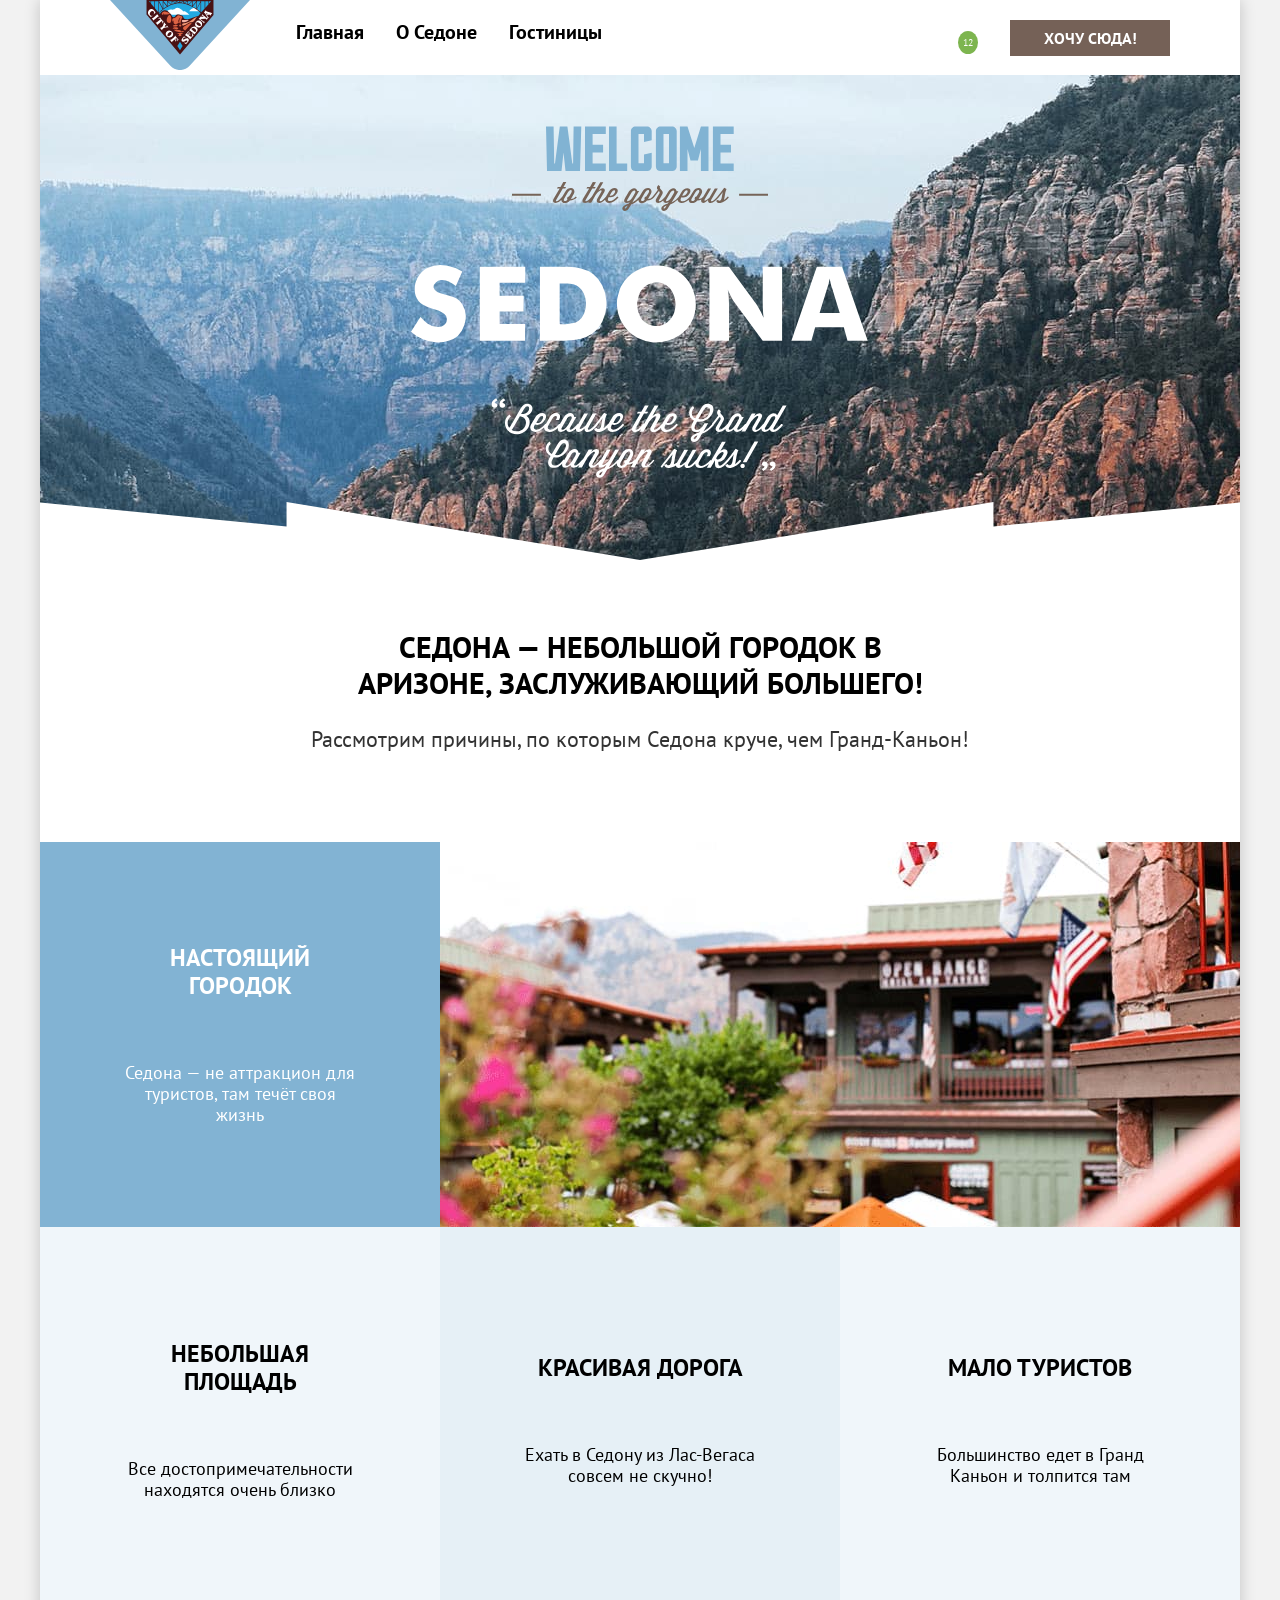
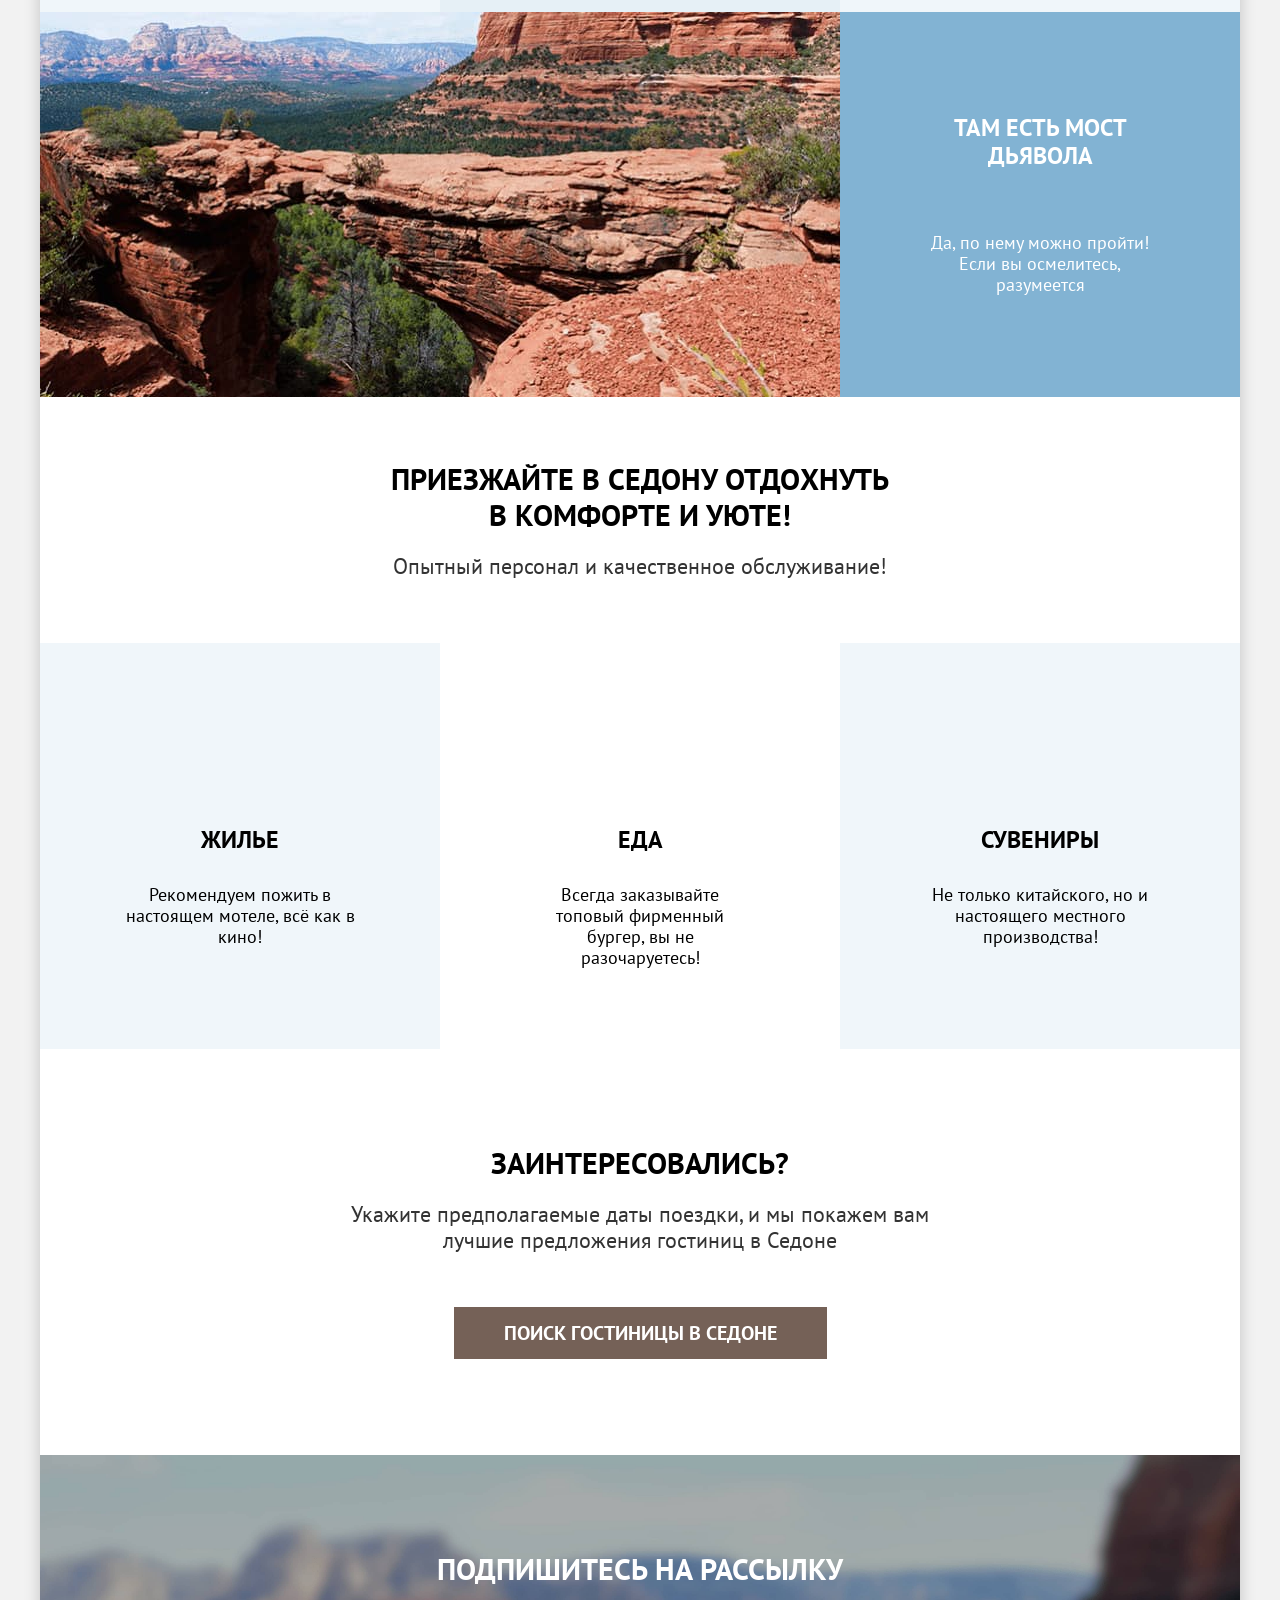
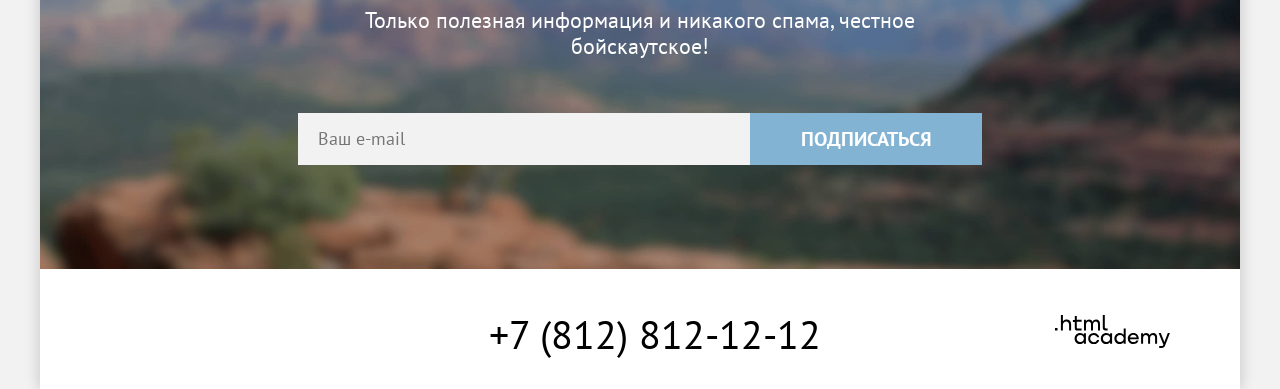
<file: index.html>
<!doctype html>
<html lang="ru">

  <head>
    <meta charset="utf-8">
    <title>HTML Academy: Седона</title>
    <link rel="stylesheet" href="styles/styles.css">
  </head>

  <body>

    <div class="container">

      <header class="page-header">
        <a class="page-header-logo" href="index.html">
          <img src="images/logo/logo.svg" width="140" height="70" alt="Логотип городка Седона">
        </a>
        <nav class="navigation">
          <ul class="navigation-list">
            <li class="navigation-item">
              <a class="navigation-link navigation-link-current">Главная</a>
            </li>
            <li class="navigation-item">
              <a class="navigation-link" href="#">О Седоне</a>
            </li>
            <li class="navigation-item">
              <a class="navigation-link" href="catalog.html">Гостиницы</a>
            </li>
          </ul>
          <ul class="navigation-user">
            <li class="navigation-user-item">
              <a class="navigation-user-link" href="#">
                <span class="visually-hidden">Поиск</span>
              </a>
            </li>
            <li class="navigation-user-item">
              <a class="navigation-user-link" href="#">
                <span class="visually-hidden">Избранное</span>
                <span class="navigation-user-counter">12</span>
              </a>
            </li>
            <li class="navigation-user-item">
              <a class="navigation-user-link navigation-user-button" href="#">Хочу сюда!</a>
            </li>
          </ul>
        </nav>
      </header>

      <main class="page-main main-container">
        <section class="welcome">
          <h1 class="visually-hidden">
            Сайт города Седоны
          </h1>
          <img class="welcome-image" lang="en" src="images/welcome.svg" width="458" height="352"
            alt="Welcome to the gorgeous Sedona, because the Grand Canyon sucks!">
        </section>

        <section class="advantages">
          <h2 class="advantages-section-title">Седона — небольшой городок в Аризоне, заслуживающий большего!</h2>
          <p class="advantages-section-description">Рассмотрим причины, по которым Седона круче, чем Гранд-Каньон!</p>

          <ul class="advantages-list">
            <li class="advantages-item advantages-item-image">
              <h3 class="advantages-title">Настоящий городок</h3>
              <p class="advantages-description">Седона — не аттракцион для туристов, там течёт своя жизнь</p>
              <img src="images/advantages/sedona-view.jpg" width="800" height="385" alt="Улица и здания городка Седона">
            </li>

            <li class="advantages-item">
              <h3 class="advantages-title">Небольшая площадь</h3>
              <p class="advantages-description">Все достопримечательности находятся очень близко</p>
            </li>

            <li class="advantages-item advantages-item-accent">
              <h3 class="advantages-title">Красивая дорога</h3>
              <p class="advantages-description">Ехать в Седону из Лас-Вегаса совсем не скучно!</p>
            </li>

            <li class="advantages-item">
              <h3 class="advantages-title">Мало туристов</h3>
              <p class="advantages-description">Большинство едет в Гранд Каньон и толпится там</p>
            </li>

            <li class="advantages-item advantages-item-image">
              <img src="images/advantages/canyon-view.jpg" width="800" height="385"
                alt="Природная каменная арка Дьявольский мост и вид на каньон Седоны">
              <h3 class="advantages-title">Там есть мост дьявола</h3>
              <p class="advantages-description">Да, по нему можно пройти! Если вы осмелитесь, разумеется</p>
            </li>
          </ul>
        </section>

        <section class="recommendations">
          <h2 class="recommendations-section-title">Приезжайте в Седону отдохнуть в комфорте и уюте!</h2>
          <p class="recommendations-section-description">Опытный персонал и качественное обслуживание!</p>

          <ul class="recommendations-list">
            <li class="recommendations-item">
              <h3 class="recommendations-title">Жилье</h3>
              <p class="recommendations-description">Рекомендуем пожить в настоящем мотеле, всё как в кино!</p>
            </li>

            <li class="recommendations-item">
              <h3 class="recommendations-title">Еда</h3>
              <p class="recommendations-description">Всегда заказывайте топовый фирменный бургер, вы не разочаруетесь!
              </p>
            </li>

            <li class="recommendations-item">
              <h3 class="recommendations-title">Сувениры</h3>
              <p class="recommendations-description">Не только китайского, но и настоящего местного производства!</p>
            </li>
          </ul>
        </section>

        <section class="hotel-search">
          <h2 class="hotel-search-title">Заинтересовались?</h2>
          <p class="hotel-search-description">
            Укажите предполагаемые даты поездки, и мы покажем вам лучшие
            предложения гостиниц в Седоне
          </p>
          <button class="hotel-search-button" type="button">Поиск гостиницы в Седоне</button>
        </section>
      </main>

      <footer class="page-footer">
        <section class="newsletter newsletter-with-background">
          <h2 class="newsletter-title">Подпишитесь на рассылку</h2>
          <p class="newsletter-description">Только полезная информация и никакого спама, честное бойскаутское!</p>
          <form class="newsletter-form" action="https://echo.htmlacademy.ru/" method="post">
            <label class="visually-hidden" for="newsletter-email">Email</label>
            <input class="field" placeholder="Ваш e-mail" type="email" name="newsletter-email" id="newsletter-email"
              required>
            <button class="newsletter-button" type="submit">
              Подписаться
            </button>
          </form>
        </section>

        <section class="footer-social">
          <h2 class="visually-hidden">Наши соцсети</h2>
          <ul class="footer-social-list">
            <li class="footer-social-item">
              <a class="footer-social-button" href="https://vk.com/htmlacademy">
                <span class="visually-hidden">Ссылка для перехода в группу Vkontakte</span>
              </a>
            </li>
            <li class="footer-social-item">
              <a class="footer-social-button" href="https://t.me/htmlacademy">
                <span class="visually-hidden">Ссылка для перехода в группу Telegram</span>
              </a>
            </li>
            <li class="footer-social-item">
              <a class="footer-social-button" href="https://www.youtube.com/user/htmlacademyru">
                <span class="visually-hidden">Ссылка для перехода в группу Youtube</span>
              </a>
            </li>
          </ul>
        </section>

        <section>
          <h2 class="visually-hidden">Контакты</h2>
          <address class="footer-contacts">
            <a class="contacts-phone" href="tel:+78128121212">+7 (812) 812-12-12</a>
          </address>
        </section>

        <section class="footer-logo">
          <h2 class="visually-hidden">HTML Academy</h2>
          <a href="https://htmlacademy.ru/intensive/htmlcss">
            <img class="footer-img" src="images/logo/html-academy.svg" width="115" height="33" alt="HTML Academy">
          </a>
        </section>
      </footer>

    </div>

  </body>

</html>
</file>
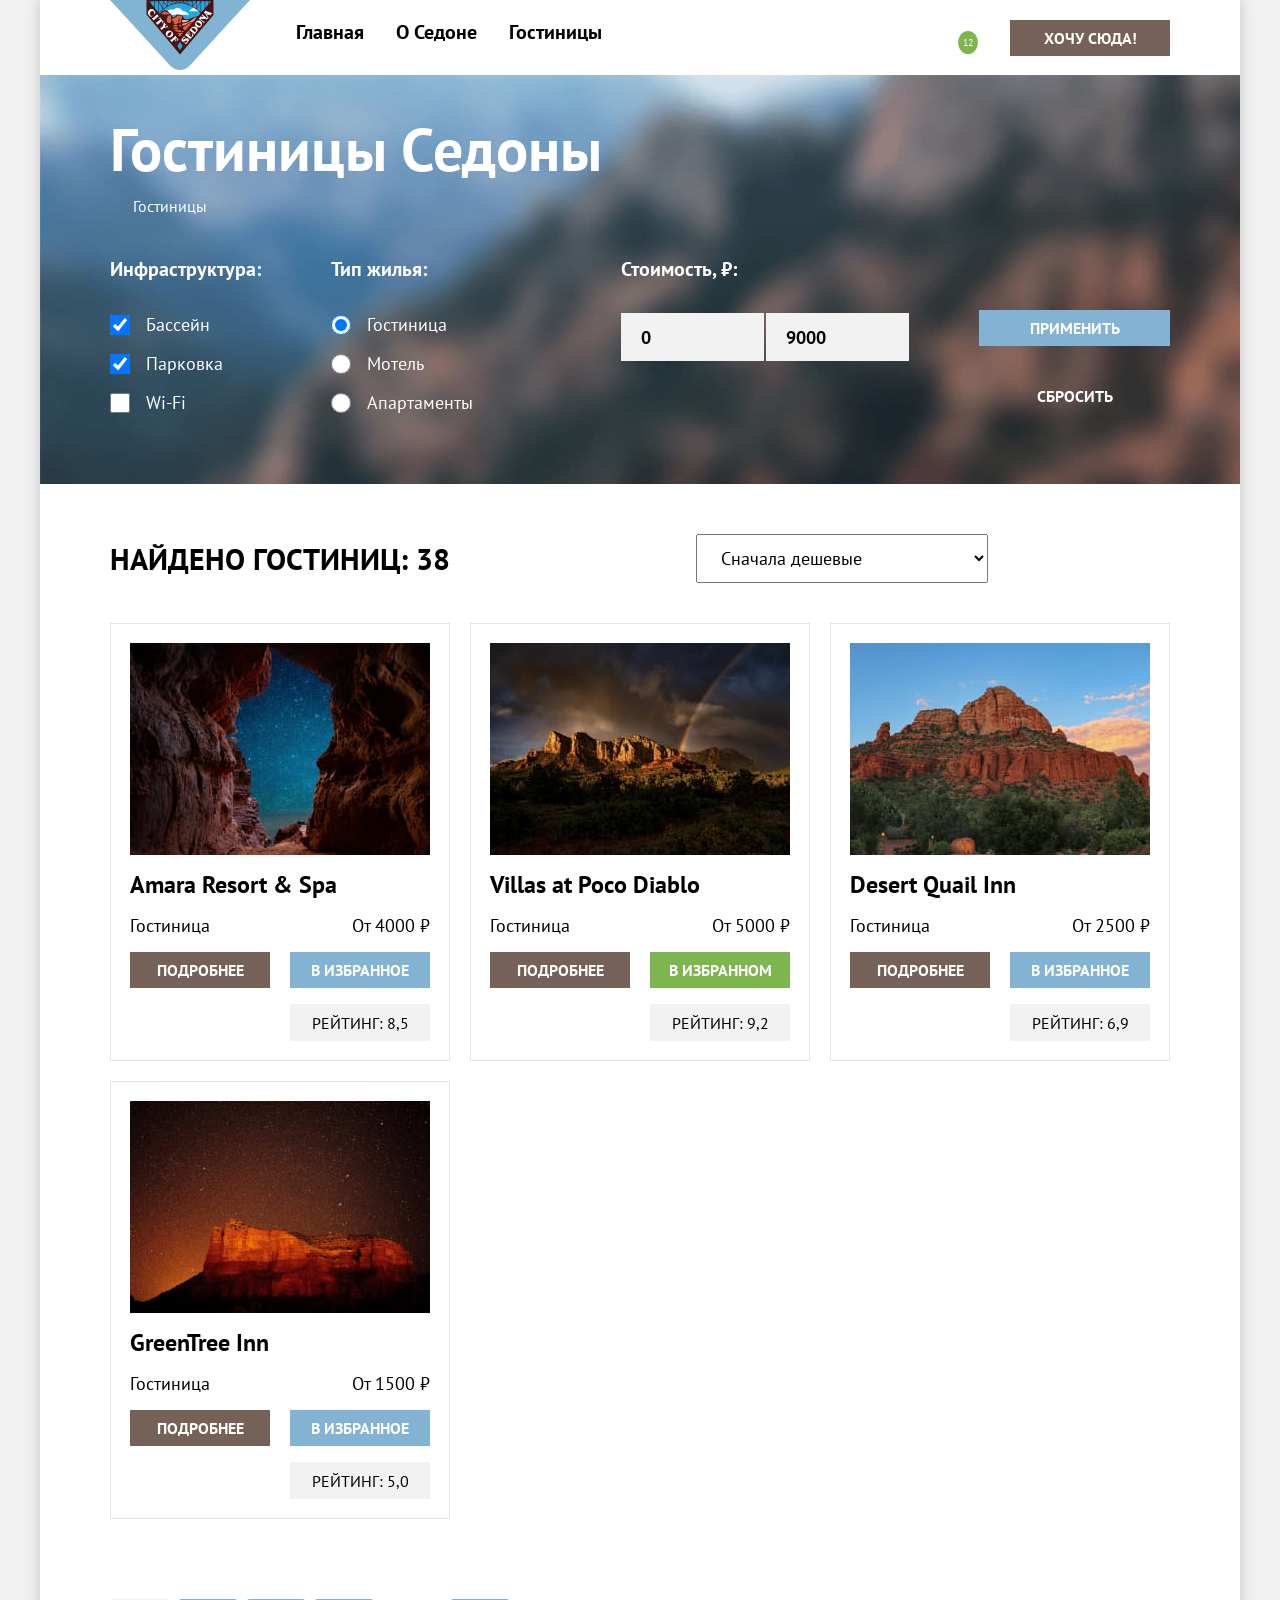
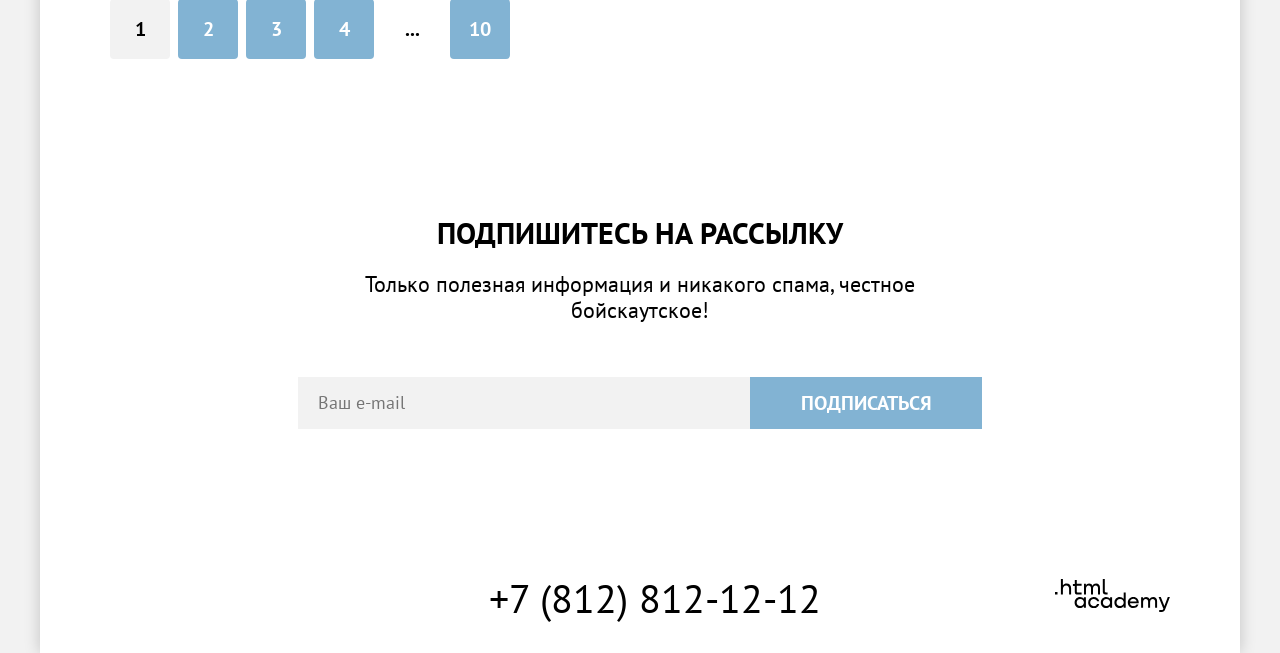
<file: catalog.html>
<!doctype html>
<html lang="ru">

  <head>
    <meta charset="utf-8">
    <title>Каталог</title>
    <link rel="stylesheet" href="styles/styles.css">
  </head>

  <body>

    <div class="container">

      <header class="page-header">
        <a class="page-header-logo" href="index.html">
          <img src="images/logo/logo.svg" width="140" height="70" alt="Логотип городка Седона">
        </a>
        <nav class="navigation">
          <ul class="navigation-list">
            <li class="navigation-item">
              <a class="navigation-link" href="index.html">Главная</a>
            </li>
            <li class="navigation-item">
              <a class="navigation-link" href="#">О Седоне</a>
            </li>
            <li class="navigation-item">
              <a class="navigation-link navigation-link-current">Гостиницы</a>
            </li>
          </ul>
          <ul class="navigation-user">
            <li class="navigation-user-item">
              <a class="navigation-user-link" href="#">
                <span class="visually-hidden">Поиск</span>
              </a>
            </li>
            <li class="navigation-user-item">
              <a class="navigation-user-link" href="#">
                <span class="visually-hidden">Избранное</span>
                <span class="navigation-user-counter">12</span>
              </a>
            </li>
            <li class="navigation-user-item">
              <a class="navigation-user-link navigation-user-button" href="#">Хочу сюда!</a>
            </li>
          </ul>
        </nav>
      </header>

      <main class="page-main main-container">
        <div class="filtration-background">
          <header class="content-header">
            <h1 class="content-header-title">Гостиницы Седоны</h1>
            <ol class="breadcrumbs">
              <li class="breadcrumbs-item">
                <a class="breadcrumbs-link breadcrumbs-link-home" href="index.html">
                  <span class="visually-hidden">Главная</span>
                </a>
              </li>
              <li class="breadcrumbs-item">
                <a class="breadcrumbs-link">Гостиницы</a>
              </li>
            </ol>
          </header>

          <section class="catalog-products">
            <h2 class="visually-hidden">Список гостиниц с фильтрами</h2>
            <form class="catalog-filter" action="https://echo.htmlacademy.ru/" method="get">
              <fieldset class="catalog-filter-group">
                <legend class="catalog-filter-title">Инфраструктура:</legend>
                <ul class="catalog-filter-list">
                  <li class="catalog-filter-item">
                    <label class="control">
                      <input class="control-input" type="checkbox" name="pool" checked>Бассейн
                    </label>
                  </li>
                  <li class="catalog-filter-item">
                    <label class="control">
                      <input class="control-input" type="checkbox" name="parking-space" checked>Парковка
                    </label>
                  </li>
                  <li class="catalog-filter-item">
                    <label class="control">
                      <input class="control-input" type="checkbox" name="wi-fi">Wi-Fi
                    </label>
                  </li>
                </ul>
              </fieldset>

              <fieldset class="catalog-filter-group">
                <legend class="catalog-filter-title">Тип жилья:</legend>
                <ul class="catalog-filter-list">
                  <li class="catalog-filter-item">
                    <label class="control">
                      <input class="control-input" type="radio" name="accommodation-type" value="hotel"
                        checked>Гостиница
                    </label>
                  </li>
                  <li class="catalog-filter-item">
                    <label class="control">
                      <input class="control-input" type="radio" name="accommodation-type" value="motel">Мотель
                    </label>
                  </li>
                  <li class="catalog-filter-item">
                    <label class="control">
                      <input class="control-input" type="radio" name="accommodation-type" value="apartments">Апартаменты
                    </label>
                  </li>
                </ul>
              </fieldset>

              <fieldset class="catalog-filter-group catalog-filter-group-price">
                <legend class="catalog-filter-title">Стоимость, ₽:</legend>
                <div class="price-fields">
                  <label class="price-label visually-hidden" for="minimum-price"><span
                      class="visually-hidden">Минимальная
                      стоимость, </span>от</label>
                  <input class="price-field" type="number" value="0" min="0" max="9000" name="minimum-price"
                    id="minimum-price">
                  <label class="price-label visually-hidden" for="maximum-price"><span
                      class="visually-hidden">Максимальная
                      стоимость, </span>до</label>
                  <input class="price-field" type="number" value="9000" min="0" max="9000" name="maximum-price"
                    id="maximum-price">
                </div>
              </fieldset>

              <div class="filter-buttons">
                <button class="filter-button filter-button-submit" type="submit">Применить</button>
                <button class="filter-button filter-button-reset" type="reset">Сбросить</button>
              </div>
            </form>
          </section>
        </div>

        <section class="hotels-catalog">
          <h2 class="hotels-catalog-title">Найдено гостиниц: 38</h2>
          <select class="select-control" aria-label="Сортировка">
            <option value="cheap">Сначала дешевые</option>
            <option value="expensive">Сначала дорогие</option>
            <option value="popular">Сначала популярные</option>
            <option value="new">Сначала новые</option>
          </select>

          <ul class="view-toggle">
            <li>
              <a class="view-toggle-button" href="catalog.html?view=card" aria-current="page">
                <span class="visually-hidden">Показать карточки</span>
              </a>
            </li>
            <li>
              <a class="view-toggle-button" href="catalog.html?view=list">
                <span class="visually-hidden">Показать компактный вид</span>
              </a>
            </li>
            <li>
              <a class="view-toggle-button" href="catalog.html?view=tile">
                <span class="visually-hidden">Показать список</span>
              </a>
            </li>
          </ul>

          <ul class="hotels-catalog-list">
            <li class="product-card">
              <a class="product-card-link" href="#">
                <img class="product-card-image" src="images/hotels/hotel-1.jpg" width="300" height="212"
                  alt="Ночное звездное небо над каньоном">
                <h3 class="product-card-title">Amara Resort & Spa</h3>
              </a>
              <p class="hotel-card-info">
                <span class="hotel-card-type">Гостиница</span>
                <span class="hotel-card-price">От 4000 ₽</span>
              </p>
              <div class="product-card-actions">
                <a class="product-card-button button" href="#">Подробнее</a>
                <button class="product-card-favorite-button button" type="button">В избранное</button>
              </div>
              <div class="product-card-rating">
                <span class="visually-hidden">4 звезды</span>
                <span class="rating-value">Рейтинг: 8,5</span>
              </div>
            </li>

            <li class="product-card">
              <a class="product-card-link" href="#">
                <img class="product-card-image" src="images/hotels/hotel-2.jpg" width="300" height="212"
                  alt="Горы и радуга на закате">
                <h3 class="product-card-title">Villas at Poco Diablo</h3>
              </a>
              <p class="hotel-card-info">
                <span class="hotel-card-type">Гостиница</span>
                <span class="hotel-card-price">От 5000 ₽</span>
              </p>
              <div class="product-card-actions">
                <a class="product-card-button button" href="#">Подробнее</a>
                <button class="product-card-favorite-button product-card-favorite-button-selected button"
                  type="button">В
                  избранном</button>
              </div>
              <div class="product-card-rating">
                <span class="visually-hidden">4 звезды</span>
                <span class="rating-value">Рейтинг: 9,2</span>
              </div>
            </li>

            <li class="product-card">
              <a class="product-card-link" href="#">
                <img class="product-card-image" src="images/hotels/hotel-3.jpg" width="300" height="212"
                  alt="Красные скалы на фоне закатного неба">
                <h3 class="product-card-title">Desert Quail Inn</h3>
              </a>
              <p class="hotel-card-info">
                <span class="hotel-card-type">Гостиница</span>
                <span class="hotel-card-price">От 2500 ₽</span>
              </p>
              <div class="product-card-actions">
                <a class="product-card-button button" href="#">Подробнее</a>
                <button class="product-card-favorite-button button" type="button">В избранное</button>
              </div>
              <div class="product-card-rating">
                <span class="visually-hidden">3 звезды</span>
                <span class="rating-value">Рейтинг: 6,9</span>
              </div>
            </li>

            <li class="product-card">
              <a class="product-card-link" href="#">
                <img class="product-card-image" src="images/hotels/hotel-4.jpg" width="300" height="212"
                  alt="Ночной пейзаж с подсвеченными скалами">
                <h3 class="product-card-title">GreenTree Inn</h3>
              </a>
              <p class="hotel-card-info">
                <span class="hotel-card-type">Гостиница</span>
                <span class="hotel-card-price">От 1500 ₽</span>
              </p>
              <div class="product-card-actions">
                <a class="product-card-button button" href="#">Подробнее</a>
                <button class="product-card-favorite-button button" type="button">В избранное</button>
              </div>
              <div class="product-card-rating">
                <span class="visually-hidden">2 звезды</span>
                <span class="rating-value">Рейтинг: 5,0</span>
              </div>
            </li>
          </ul>
        </section>

        <ul class="pagination">
          <li class="pagination-item">
            <span class="pagination-link pagination-current">1</span>
          </li>
          <li class="pagination-item">
            <a class="pagination-link" href="#">2</a>
          </li>
          <li class="pagination-item">
            <a class="pagination-link" href="#">3</a>
          </li>
          <li class="pagination-item">
            <a class="pagination-link" href="#">4</a>
          </li>
          <li class="pagination-item">
            <span class="pagination-dots">...</span>
          </li>
          <li class="pagination-item">
            <a class="pagination-link" href="#">10</a>
          </li>
        </ul>
      </main>

      <footer class="page-footer">
        <section class="newsletter">
          <h2 class="newsletter-title">Подпишитесь на рассылку</h2>
          <p class="newsletter-description">Только полезная информация и никакого спама, честное бойскаутское!</p>
          <form class="newsletter-form" action="https://echo.htmlacademy.ru/" method="post">
            <label class="visually-hidden" for="newsletter-email">Email</label>
            <input class="field" placeholder="Ваш e-mail" type="email" name="newsletter-email" id="newsletter-email"
              required>
            <button class="newsletter-button" type="submit">
              Подписаться
            </button>
          </form>
        </section>

        <section class="footer-social">
          <h2 class="visually-hidden">Наши соцсети</h2>
          <ul class="footer-social-list">
            <li class="footer-social-item">
              <a class="footer-social-button" href="https://vk.com/htmlacademy">
                <span class="visually-hidden">Ссылка для перехода в группу Vkontakte</span>
              </a>
            </li>
            <li class="footer-social-item">
              <a class="footer-social-button" href="https://t.me/htmlacademy">
                <span class="visually-hidden">Ссылка для перехода в группу Telegram</span>
              </a>
            </li>
            <li class="footer-social-item">
              <a class="footer-social-button" href="https://www.youtube.com/user/htmlacademyru">
                <span class="visually-hidden">Ссылка для перехода в группу Youtube</span>
              </a>
            </li>
          </ul>
        </section>

        <section>
          <h2 class="visually-hidden">Контакты</h2>
          <address class="footer-contacts">
            <a class="contacts-phone" href="tel:+78128121212">+7 (812) 812-12-12</a>
          </address>
        </section>

        <section class="footer-logo">
          <h2 class="visually-hidden">HTML Academy</h2>
          <a href="https://htmlacademy.ru/intensive/htmlcss">
            <img class="footer-img" src="images/logo/html-academy.svg" width="115" height="33" alt="HTML Academy">
          </a>
        </section>
      </footer>

    </div>

  </body>

</html>
</file>
<file: styles/styles.css>
@font-face {
  font-family: "PT Sans";
  font-style: normal;
  font-weight: 400;
  src: url("../fonts/ptsans-400.woff2") format("woff2");
  font-display: swap;
}

@font-face {
  font-family: "PT Sans";
  font-style: normal;
  font-weight: 700;
  src: url("../fonts/ptsans-700.woff2") format("woff2");
  font-display: swap;
}

html {
  height: 100%;
}

*,
*::before,
*::after {
  box-sizing: border-box;
}

body {
  margin: 0;
  display: flex;
  flex-direction: column;
  min-height: 100%;
  font-family: "PT Sans", sans-serif;
  font-size: 22px;
  line-height: 26px;
  color: #000000;
  background-color: #f2f2f2;
  min-width: 1200px;
}

.container {
  display: flex;
  flex-direction: column;
  margin: 0 auto;
  width: 1200px;
  flex-grow: 1;
  background-color: #ffffff;
  box-shadow: 0 0 15px rgba(0, 0, 0, 0.2);
}

.visually-hidden {
  position: absolute;
  width: 1px;
  height: 1px;
  margin: -1px;
  padding: 0;
  overflow: hidden;
  white-space: nowrap;
  border: 0;
  clip: rect(0 0 0 0);
  clip-path: inset(100%);
}

.main-container {
  flex-grow: 1;
}

.page-header {
  display: flex;
  color: #000000;
  background-color: #ffffff;
  padding: 0 70px;
}

.page-header-logo {
  margin-right: 30px;
}

.navigation {
  display: flex;
  flex-grow: 1;
}

.navigation-list {
  display: flex;
  flex-wrap: wrap;
  margin: 0;
  padding: 0;
  list-style: none;
}

.navigation-user {
  display: flex;
  margin: 0;
  margin-left: auto;
  padding: 0;
  list-style: none;
  align-items: center;
  flex-wrap: wrap;
}

.navigation-link {
  display: block;
  font-size: 20px;
  line-height: 24px;
  font-weight: 700;
  color: inherit;
  text-align: center;
  text-decoration: none;
  padding: 20px 16px;
}

.navigation-user-link {
  display: block;
  padding: 22px 12px;
  text-decoration: none;
  min-width: 44px;
  min-height: 64px;
}

.navigation-user-counter {
  font-size: 10px;
  line-height: 10px;
  text-align: center;
  color: #ffffff;
  border-radius: 50%;
  background-color: #7db54f;
  padding: 5px;
}

.navigation-user-button {
  font-size: 16px;
  line-height: 20px;
  font-weight: 700;
  text-align: center;
  text-transform: uppercase;
  color: #ffffff;
  background-color: #756157;
  padding: 8px 0;
  margin-left: 20px;
  width: 160px;
  min-height: 0;
}

.page-main {
  color: #000000;
  background-color: #ffffff;
}

.welcome {
  background-image: url("../images/background/index-background-tie.svg"), url("../images/background/index-background.jpg");
  height: 485px;
  background-color: #4d5055;
  background-size: 101% auto, cover;
  background-repeat: no-repeat;
  background-position: bottom;
  padding-top: 51px;
}

.welcome-image {
  display: block;
  margin: 0 auto;
}

.advantages {
  text-align: center;
  padding-top: 69px;
}

.advantages-section-title {
  color: #000000;
  font-size: 30px;
  line-height: 36px;
  font-weight: 700;
  text-transform: uppercase;
  max-width: 620px;
  margin: 0 auto 25px;
}

.advantages-section-description {
  color: #333333;
  margin: 0 0 90px;
}

.advantages-list {
  display: grid;
  grid-template-columns: 400px 400px 400px;
  list-style: none;
  margin: 0;
  padding: 0;
}

.advantages-item {
  display: flex;
  flex-direction: column;
  background-color: #83b3d31f;
  height: 385px;
  justify-content: center;
}

.advantages-item-image {
  flex-wrap: wrap;
  grid-column: 1 / -1;
  color: #ffffff;
  background-color: #82b3d3;
}

.advantages-item-accent {
  background-color: #83b3d333;
}

.advantages-title {
  width: 400px;
  font-size: 24px;
  line-height: 28px;
  font-weight: 700;
  text-transform: uppercase;
  padding: 0 85px 62px;
  margin: 0;
}

.advantages-description {
  width: 400px;
  font-size: 18px;
  line-height: 21px;
  padding: 0 85px;
  margin: 0;
}

.recommendations {
  text-align: center;
  padding-top: 64px;
}

.recommendations-section-title {
  color: #000000;
  font-size: 30px;
  line-height: 36px;
  font-weight: 700;
  text-transform: uppercase;
  max-width: 505px;
  margin: 0 auto 20px;
}

.recommendations-section-description {
  color: #333333;
  margin: 0 0 64px;
}

.recommendations-list {
  display: flex;
  flex-wrap: wrap;
  margin: 0;
  padding: 0;
  list-style: none;
}

.recommendations-item {
  width: 400px;
  background-color: #83b3d31f;
  padding: 183px 85px 81px;
}

.recommendations-item:nth-child(even) {
  background-color: #ffffff;
}

.recommendations-title {
  font-size: 24px;
  line-height: 28px;
  font-weight: 700;
  text-transform: uppercase;
  margin: 0 0 30px;
}

.recommendations-description {
  font-size: 18px;
  line-height: 21px;
  margin: 0;
}

.hotel-search {
  text-align: center;
  padding: 96px 0;
}

.hotel-search-title {
  color: #000000;
  font-size: 30px;
  line-height: 36px;
  font-weight: 700;
  text-transform: uppercase;
  margin: 0 auto 20px;
}

.hotel-search-description {
  color: #333333;
  max-width: 592px;
  margin: 0 auto 54px;
}

.hotel-search-button {
  font-family: inherit;
  font-size: 20px;
  line-height: 36px;
  font-weight: 700;
  text-transform: uppercase;
  color: #ffffff;
  border: none;
  background-color: #756157;
  padding: 8px 50px;
}

.filtration-background {
  background-image: url("../images/background/filtration-background.jpg");
  background-color: #4d5055;
  background-size: cover;
  background-repeat: no-repeat;
  color: #ffffff;
  padding: 35px 70px 70px;
}

.content-header-title {
  font-size: 60px;
  line-height: 78px;
  font-weight: 700;
  margin: 0 0 8px;
}

.breadcrumbs {
  display: flex;
  flex-wrap: wrap;
  gap: 8px 10px;
  list-style: none;
  margin: 0 0 40px;
  padding: 0;
}

.breadcrumbs-item {
  font-size: 16px;
  line-height: 21px;
}

.breadcrumbs-link-home {
  display: block;
  min-width: 13px;
  min-height: 15px;
}

.catalog-filter {
  display: flex;
  flex-wrap: wrap;
  gap: 32px 70px;
}

.catalog-filter-group {
  border: none;
  margin: 0;
  padding: 0;
}

.catalog-filter-title {
  font-size: 20px;
  line-height: 24px;
  font-weight: 700;
  margin: 0 0 32px;
  padding: 0;
}

.catalog-filter-list {
  display: flex;
  flex-direction: column;
  gap: 16px;
  margin: 0;
  padding: 0;
  list-style: none;
}

.catalog-filter-item {
  font-size: 18px;
  line-height: 23px;
}

.control {
  display: flex;
  align-items: center;
  gap: 16px;
}

.control-input {
  width: 20px;
  height: 20px;
  margin: 0;
}

.price-label {
  font-size: 18px;
  line-height: 24px;
}

.price-field {
  font-family: inherit;
  font-size: 18px;
  font-weight: 700;
  line-height: 24px;
  border: none;
  height: 48px;
  background-color: #f2f2f2;
  padding-left: 20px;
}

.catalog-filter-group-price {
  margin-left: auto;
}

.price-fields {
  display: grid;
  grid-template-columns: 143px 143px;
  gap: 2px;
}

.filter-buttons {
  display: flex;
  flex-direction: column;
  gap: 32px;
  align-self: flex-end;
}

.filter-button {
  font-family: inherit;
  color: #ffffff;
  font-size: 16px;
  line-height: 20px;
  font-weight: 700;
  text-transform: uppercase;
  border: none;
  text-align: center;
  width: 191px;
  height: 36px;
  padding: 0;
  margin: 0;
}

.filter-button-submit {
  background-color: #82b3d3;
}

.filter-button-reset {
  background-color: transparent;
}

.hotels-catalog {
  display: grid;
  grid-template-columns: 1fr min-content min-content;
  padding: 50px 70px 40px;
  align-items: center;
  gap: 40px 70px;
}

.hotels-catalog-title {
  font-size: 30px;
  line-height: 36px;
  font-weight: 700;
  text-transform: uppercase;
  margin: 0;
  padding: 0;
}

.select-control {
  font-family: inherit;
  font-size: 18px;
  line-height: 21px;
  width: 292px;
  height: 49px;
  padding: 0 20px;
}

.view-toggle {
  display: flex;
  list-style: none;
  margin: 0;
  padding: 0;
  gap: 8px;
}

.view-toggle-button {
  display: block;
  padding: 17px 16px;
}

.hotels-catalog-list {
  display: grid;
  grid-template-columns: 340px 340px 340px;
  gap: 20px;
  margin: 0;
  padding: 0;
  list-style: none;
  grid-column: 1 / -1;
}

.product-card {
  display: flex;
  flex-direction: column;
  gap: 16px;
  border: 1px solid #e5e5e5;
  padding: 19px;
}

.product-card-link {
  display: flex;
  flex-direction: column;
  gap: 16px;
  color: #000000;
  text-decoration: none;
}

.product-card-image {
  display: block;
  object-fit: cover;
  width: 100%;
  height: 212px;
}

.product-card-title {
  font-size: 24px;
  line-height: 28px;
  font-weight: 700;
  padding: 0;
  margin: 0;
}

.hotel-card-info {
  display: flex;
  justify-content: space-between;
  padding: 0;
  margin: 0;
}

.hotel-card-type {
  font-size: 18px;
  line-height: 21px;
}

.hotel-card-price {
  font-size: 18px;
  line-height: 21px;
}

.product-card-actions {
  display: flex;
  justify-content: space-between;
}

.product-card-button {
  font-family: inherit;
  color: #ffffff;
  font-size: 16px;
  line-height: 20px;
  font-weight: 700;
  text-transform: uppercase;
  border: none;
  text-align: center;
  background-color: #756157;
  text-decoration: none;
  width: 140px;
  padding: 8px 0;
}

.product-card-favorite-button {
  font-family: inherit;
  color: #ffffff;
  font-size: 16px;
  line-height: 20px;
  font-weight: 700;
  text-transform: uppercase;
  border: none;
  text-align: center;
  background-color: #82b3d3;
  width: 140px;
  padding: 8px 0;
}

.product-card-favorite-button-selected {
  background-color: #7db54f;
}

.product-card-rating {
  display: flex;
  justify-content: space-between;
}

.rating-value {
  font-size: 16px;
  line-height: 20px;
  text-transform: uppercase;
  background-color: #f2f2f2;
  width: 140px;
  padding: 9px 0 8px;
  text-align: center;
  margin-left: auto;
}

.pagination {
  display: flex;
  list-style: none;
  padding: 40px 0 60px;
  margin: 0 70px;
  gap: 8px;
}

.pagination-item {
  font-size: 20px;
  line-height: 36px;
  font-weight: 700;
}

.pagination-link {
  display: flex;
  justify-content: center;
  align-items: center;
  width: 60px;
  height: 60px;
  color: #ffffff;
  background-color: #82b3d3;
  text-decoration: none;
  border-radius: 4px;
}

.pagination-dots {
  display: flex;
  justify-content: center;
  align-items: center;
  width: 60px;
  height: 60px;
}

.pagination-current {
  color: #000000;
  background-color: #f2f2f2;
}

.page-footer {
  display: flex;
  flex-wrap: wrap;
  row-gap: 45px;
  justify-content: space-between;
  padding-bottom: 35px;
  align-items: center;
}

.newsletter {
  width: 100%;
  text-align: center;
  padding: 96px 0 104px;
}

.newsletter-with-background {
  background-image: url("../images/background/index-footer-background.jpg");
  background-color: #4d5055;
  background-size: cover;
  background-repeat: no-repeat;
  color: #ffffff;
}

.newsletter-title {
  font-size: 30px;
  line-height: 36px;
  font-weight: 700;
  text-transform: uppercase;
  margin: 0 auto 20px;
}

.newsletter-description {
  max-width: 684px;
  margin: 0 auto 54px;
}

.newsletter-form {
  display: flex;
  justify-content: center;
}

.newsletter-button {
  font-family: inherit;
  font-size: 20px;
  line-height: 36px;
  font-weight: 700;
  text-transform: uppercase;
  color: #ffffff;
  border: none;
  background-color: #82b3d3;
  width: 232px;
  padding: 8px 0;
}

.field {
  font-family: inherit;
  font-size: 18px;
  line-height: 24px;
  color: #000000;
  background-color: #f2f2f2;
  border: none;
  width: 452px;
  padding: 14px 20px;
}

.footer-social {
  margin-left: 70px;
}

.footer-social-list {
  display: flex;
  flex-wrap: wrap;
  margin: 0;
  padding: 0;
  list-style: none;
}

.footer-social-button {
  min-width: 48px;
  min-height: 40px;
  display: block;
  padding: 12px 13px;
}

.footer-contacts {
  text-align: center;
}

.contacts-phone {
  font-size: 40px;
  line-height: 40px;
  color: #000000;
  text-decoration: none;
  font-style: normal;
}

.footer-logo {
  margin-right: 70px;
}
</file>
